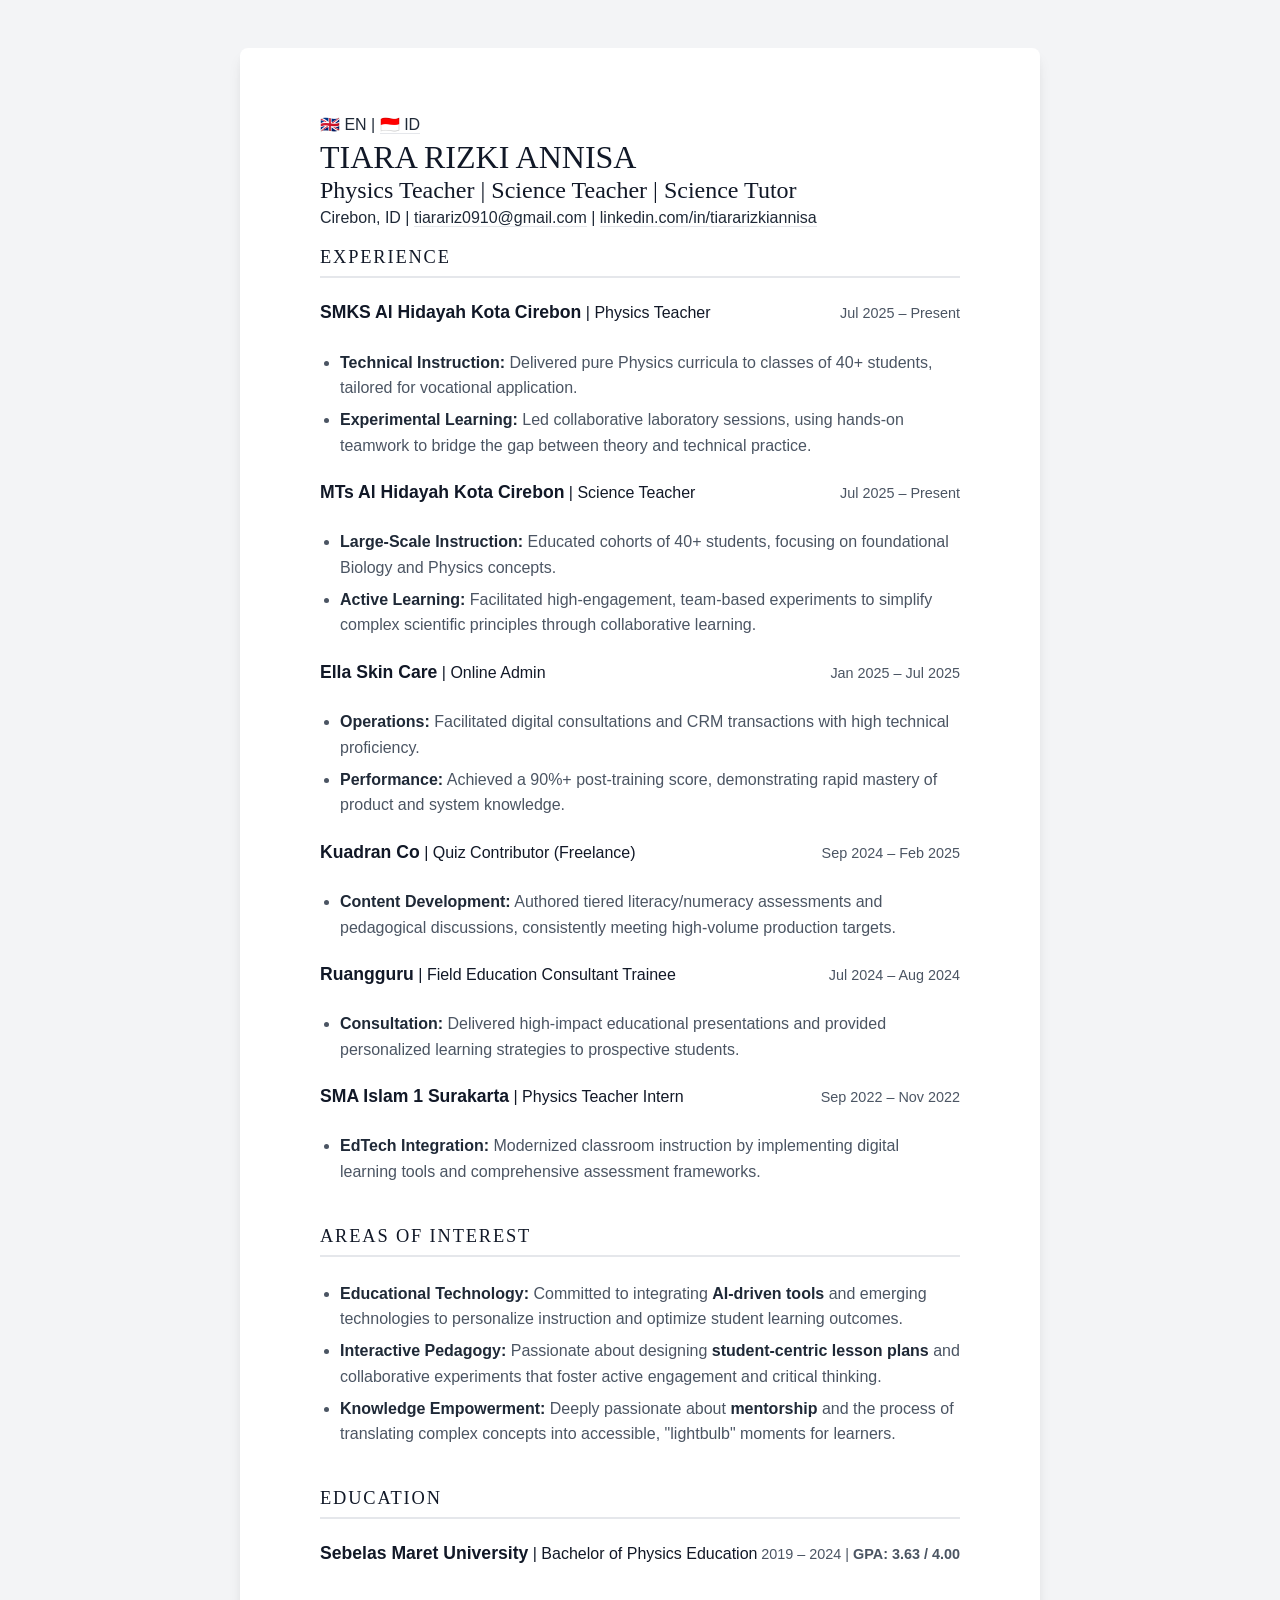
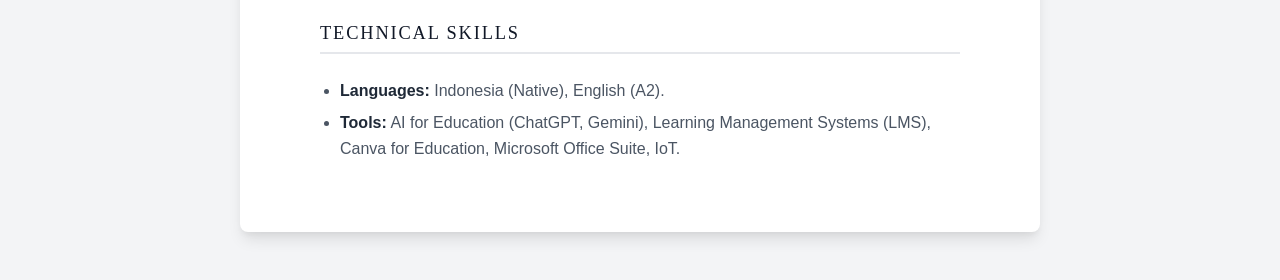
<file: temp-eng.html>
<!doctype html>
<html lang="en">
  <head>
    <meta charset="UTF-8" />
    <meta name="viewport" content="width=device-width, initial-scale=1.0" />
    <title>Tiara R - Teacher</title>

    <link
      href="https://api.fontshare.com/v2/css?f[]=satoshi@400&f[]=bevellier@500&display=swap"
      rel="stylesheet"
    />
    <link rel="stylesheet" href="style.css" />
  </head>
  <body>
    <main>
      <div class="lang-switcher">
        <span>🇬🇧 EN</span> | <a href="id.html">🇮🇩 ID</a>
      </div>
      <header>
        <h1>TIARA RIZKI ANNISA</h1>
        <h2>Physics Teacher | Science Teacher | Science Tutor</h2>
        <p>
          Cirebon, ID |
          <a href="mailto:tiarariz0910@gmail.com">tiarariz0910@gmail.com</a> |
          <a href="https://linkedin.com/in/tiararizkiannisa">
            linkedin.com/in/tiararizkiannisa
          </a>
        </p>
      </header>

      <section>
        <h2>EXPERIENCE</h2>

        <article>
          <header>
            <h3>
              <strong>SMKS Al Hidayah Kota Cirebon</strong> | Physics Teacher
            </h3>
            <p><em>Jul 2025 – Present</em></p>
          </header>
          <ul>
            <li>
              <strong>Technical Instruction:</strong> Delivered pure Physics
              curricula to classes of 40+ students, tailored for vocational
              application.
            </li>
            <li>
              <strong>Experimental Learning: </strong> Led collaborative
              laboratory sessions, using hands-on teamwork to bridge the gap
              between theory and technical practice.
            </li>
          </ul>
        </article>

        <article>
          <header>
            <h3>
              <strong>MTs Al Hidayah Kota Cirebon</strong> | Science Teacher
            </h3>
            <p><em>Jul 2025 – Present</em></p>
          </header>
          <ul>
            <li>
              <strong>Large-Scale Instruction:</strong>
              Educated cohorts of 40+ students, focusing on foundational Biology
              and Physics concepts.
            </li>
            <li>
              <strong>Active Learning: </strong> Facilitated high-engagement,
              team-based experiments to simplify complex scientific principles
              through collaborative learning.
            </li>
          </ul>
        </article>

        <article>
          <header>
            <h3><strong>Ella Skin Care</strong> | Online Admin</h3>
            <p><em>Jan 2025 – Jul 2025</em></p>
          </header>
          <ul>
            <li>
              <strong>Operations:</strong> Facilitated digital consultations and
              CRM transactions with high technical proficiency.
            </li>
            <li>
              <strong>Performance:</strong> Achieved a 90%+ post-training score,
              demonstrating rapid mastery of product and system knowledge.
            </li>
          </ul>
        </article>

        <article>
          <header>
            <h3><strong>Kuadran Co</strong> | Quiz Contributor (Freelance)</h3>
            <p><em>Sep 2024 – Feb 2025</em></p>
          </header>
          <ul>
            <li>
              <strong>Content Development:</strong> Authored tiered
              literacy/numeracy assessments and pedagogical discussions,
              consistently meeting high-volume production targets.
            </li>
          </ul>
        </article>

        <article>
          <header>
            <h3>
              <strong>Ruangguru</strong> | Field Education Consultant Trainee
            </h3>
            <p><em>Jul 2024 – Aug 2024</em></p>
          </header>
          <ul>
            <li>
              <strong>Consultation:</strong> Delivered high-impact educational
              presentations and provided personalized learning strategies to
              prospective students.
            </li>
          </ul>
        </article>

        <article>
          <header>
            <h3>
              <strong>SMA Islam 1 Surakarta</strong> | Physics Teacher Intern
            </h3>
            <p><em>Sep 2022 – Nov 2022</em></p>
          </header>
          <ul>
            <li>
              <strong>EdTech Integration:</strong> Modernized classroom
              instruction by implementing digital learning tools and
              comprehensive assessment frameworks.
            </li>
          </ul>
        </article>
      </section>

      <section>
        <h2>AREAS OF INTEREST</h2>
        <ul>
          <li>
            <strong>Educational Technology:</strong> Committed to integrating
            <strong>AI-driven tools</strong> and emerging technologies to
            personalize instruction and optimize student learning outcomes.
          </li>
          <li>
            <strong>Interactive Pedagogy:</strong> Passionate about designing
            <strong>student-centric lesson plans</strong> and collaborative
            experiments that foster active engagement and critical thinking.
          </li>
          <li>
            <strong>Knowledge Empowerment:</strong> Deeply passionate about
            <strong>mentorship</strong> and the process of translating complex
            concepts into accessible, "lightbulb" moments for learners.
          </li>
        </ul>
      </section>

      <section>
        <h2>EDUCATION</h2>
        <article>
          <header>
            <h3>
              <strong>Sebelas Maret University</strong> | Bachelor of Physics
              Education
            </h3>
            <p><em>2019 – 2024</em> | <strong>GPA: 3.63 / 4.00</strong></p>
          </header>
        </article>
      </section>

      <section>
        <h2>TECHNICAL SKILLS</h2>
        <ul>
          <li><strong>Languages:</strong> Indonesia (Native), English (A2).</li>
          <li>
            <strong>Tools:</strong> AI for Education (ChatGPT, Gemini), Learning
            Management Systems (LMS), Canva for Education, Microsoft Office
            Suite, IoT.
          </li>
        </ul>
      </section>
    </main>
  </body>
</html>
</file>
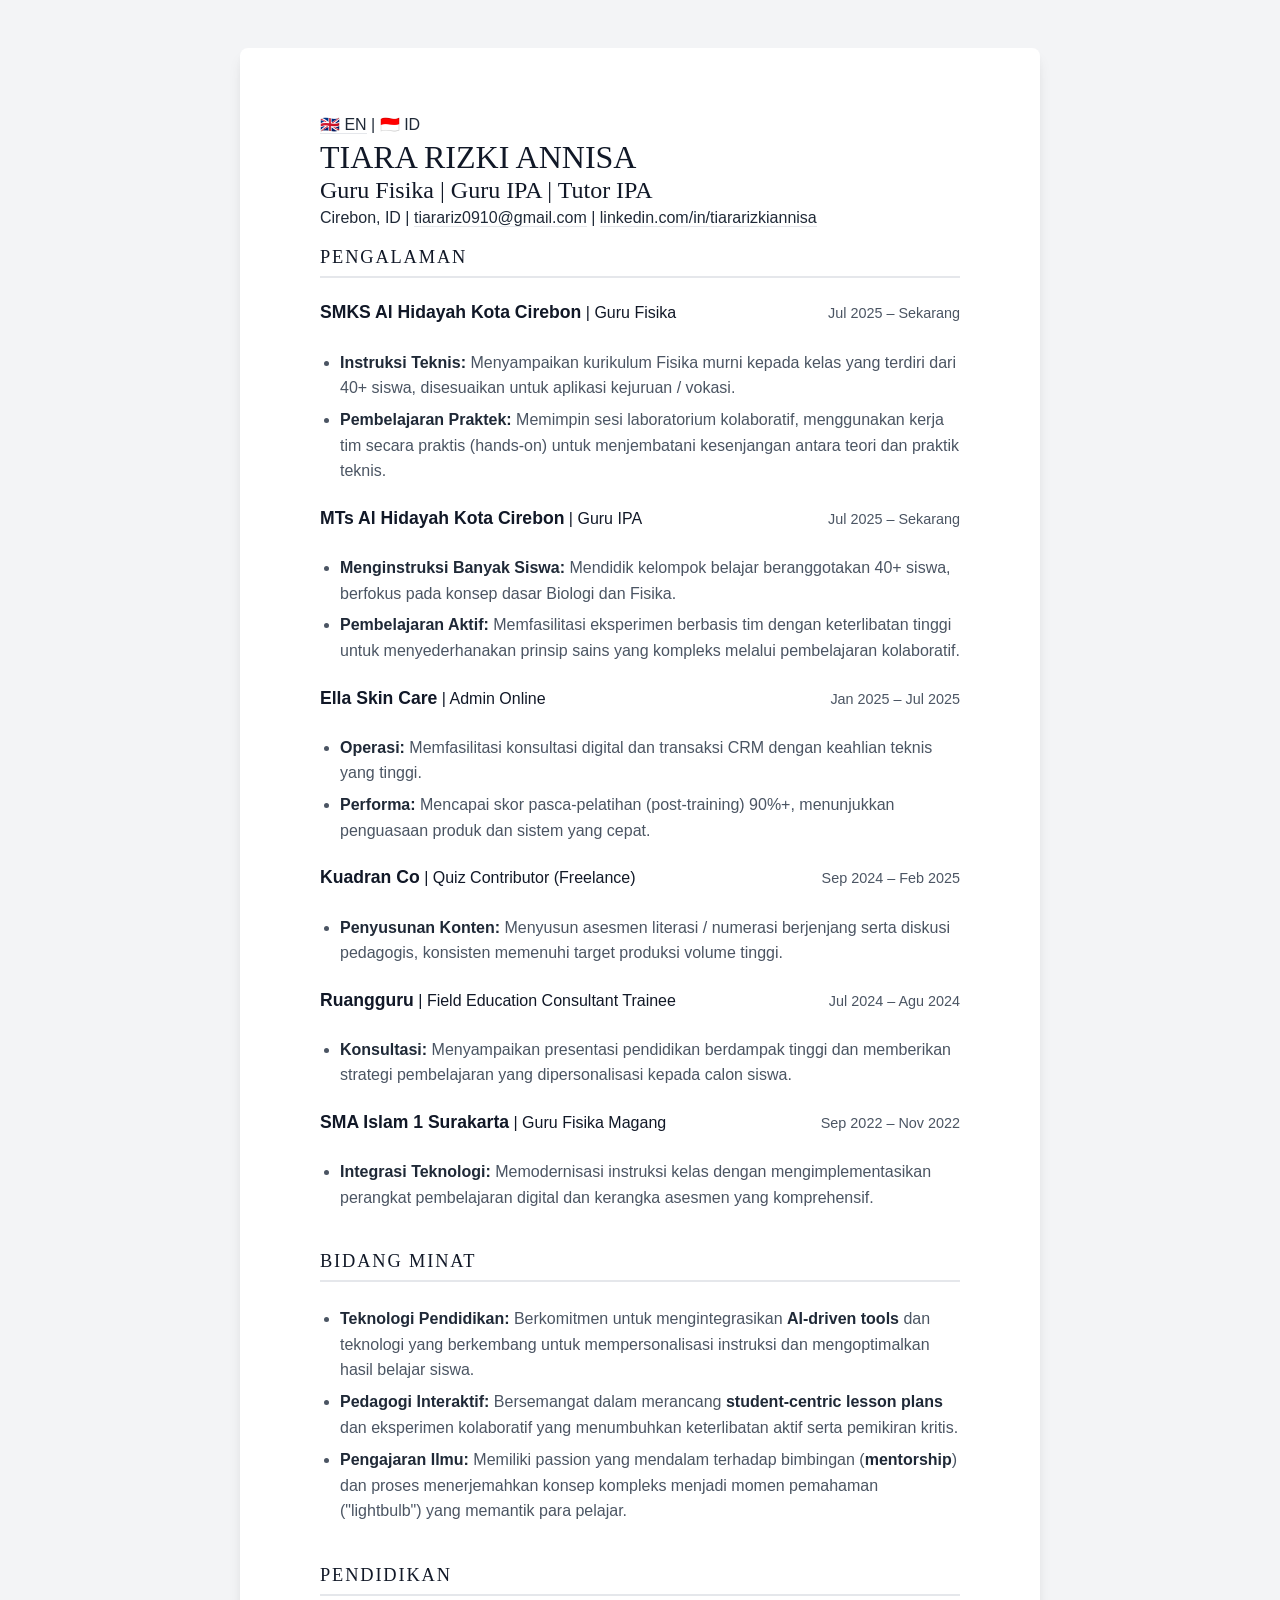
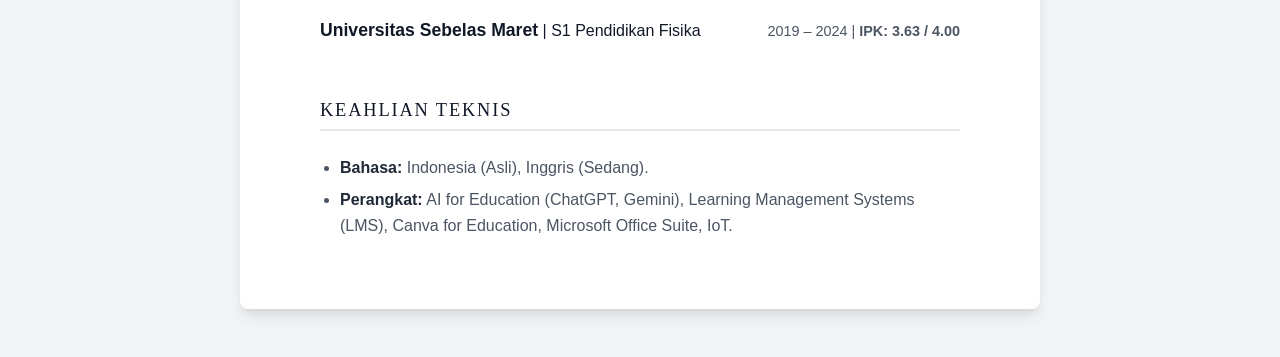
<file: temp-id.html>
<!doctype html>
<html lang="id">
  <head>
    <meta charset="UTF-8" />
    <meta name="viewport" content="width=device-width, initial-scale=1.0" />
    <title>Tiara R - Guru Fisika</title>

    <link
      href="https://api.fontshare.com/v2/css?f[]=satoshi@400&f[]=bevellier@500&display=swap"
      rel="stylesheet"
    />
    <link rel="stylesheet" href="style.css" />
  </head>
  <body>
    <main>
      <div class="lang-switcher">
        <a href="index.html">🇬🇧 EN</a> | <span>🇮🇩 ID</span>
      </div>
      <header>
        <h1>TIARA RIZKI ANNISA</h1>
        <h2>Guru Fisika | Guru IPA | Tutor IPA</h2>
        <p>
          Cirebon, ID |
          <a href="mailto:tiarariz0910@gmail.com">tiarariz0910@gmail.com</a> |
          <a href="https://linkedin.com/in/tiararizkiannisa">
            linkedin.com/in/tiararizkiannisa
          </a>
        </p>
      </header>

      <section>
        <h2>PENGALAMAN</h2>

        <article>
          <header>
            <h3><strong>SMKS Al Hidayah Kota Cirebon</strong> | Guru Fisika</h3>
            <p><em>Jul 2025 – Sekarang</em></p>
          </header>
          <ul>
            <li>
              <strong>Instruksi Teknis:</strong> Menyampaikan kurikulum Fisika
              murni kepada kelas yang terdiri dari 40+ siswa, disesuaikan untuk
              aplikasi kejuruan / vokasi.
            </li>
            <li>
              <strong>Pembelajaran Praktek: </strong> Memimpin sesi laboratorium
              kolaboratif, menggunakan kerja tim secara praktis (hands-on) untuk
              menjembatani kesenjangan antara teori dan praktik teknis.
            </li>
          </ul>
        </article>

        <article>
          <header>
            <h3><strong>MTs Al Hidayah Kota Cirebon</strong> | Guru IPA</h3>
            <p><em>Jul 2025 – Sekarang</em></p>
          </header>
          <ul>
            <li>
              <strong>Menginstruksi Banyak Siswa:</strong>
              Mendidik kelompok belajar beranggotakan 40+ siswa, berfokus pada
              konsep dasar Biologi dan Fisika.
            </li>
            <li>
              <strong>Pembelajaran Aktif: </strong> Memfasilitasi eksperimen
              berbasis tim dengan keterlibatan tinggi untuk menyederhanakan
              prinsip sains yang kompleks melalui pembelajaran kolaboratif.
            </li>
          </ul>
        </article>

        <article>
          <header>
            <h3><strong>Ella Skin Care</strong> | Admin Online</h3>
            <p><em>Jan 2025 – Jul 2025</em></p>
          </header>
          <ul>
            <li>
              <strong>Operasi:</strong> Memfasilitasi konsultasi digital dan
              transaksi CRM dengan keahlian teknis yang tinggi.
            </li>
            <li>
              <strong>Performa:</strong> Mencapai skor pasca-pelatihan
              (post-training) 90%+, menunjukkan penguasaan produk dan sistem
              yang cepat.
            </li>
          </ul>
        </article>

        <article>
          <header>
            <h3><strong>Kuadran Co</strong> | Quiz Contributor (Freelance)</h3>
            <p><em>Sep 2024 – Feb 2025</em></p>
          </header>
          <ul>
            <li>
              <strong>Penyusunan Konten:</strong> Menyusun asesmen literasi /
              numerasi berjenjang serta diskusi pedagogis, konsisten memenuhi
              target produksi volume tinggi.
            </li>
          </ul>
        </article>

        <article>
          <header>
            <h3>
              <strong>Ruangguru</strong> | Field Education Consultant Trainee
            </h3>
            <p><em>Jul 2024 – Agu 2024</em></p>
          </header>
          <ul>
            <li>
              <strong>Konsultasi:</strong> Menyampaikan presentasi pendidikan
              berdampak tinggi dan memberikan strategi pembelajaran yang
              dipersonalisasi kepada calon siswa.
            </li>
          </ul>
        </article>

        <article>
          <header>
            <h3><strong>SMA Islam 1 Surakarta</strong> | Guru Fisika Magang</h3>
            <p><em>Sep 2022 – Nov 2022</em></p>
          </header>
          <ul>
            <li>
              <strong>Integrasi Teknologi:</strong> Memodernisasi instruksi
              kelas dengan mengimplementasikan perangkat pembelajaran digital
              dan kerangka asesmen yang komprehensif.
            </li>
          </ul>
        </article>
      </section>

      <section>
        <h2>BIDANG MINAT</h2>
        <ul>
          <li>
            <strong>Teknologi Pendidikan:</strong> Berkomitmen untuk
            mengintegrasikan <strong>AI-driven tools</strong> dan teknologi yang
            berkembang untuk mempersonalisasi instruksi dan mengoptimalkan hasil
            belajar siswa.
          </li>
          <li>
            <strong>Pedagogi Interaktif:</strong> Bersemangat dalam merancang
            <strong>student-centric lesson plans</strong> dan eksperimen
            kolaboratif yang menumbuhkan keterlibatan aktif serta pemikiran
            kritis.
          </li>
          <li>
            <strong>Pengajaran Ilmu:</strong> Memiliki passion yang mendalam
            terhadap bimbingan (<strong>mentorship</strong>) dan proses
            menerjemahkan konsep kompleks menjadi momen pemahaman ("lightbulb")
            yang memantik para pelajar.
          </li>
        </ul>
      </section>

      <section>
        <h2>PENDIDIKAN</h2>
        <article>
          <header>
            <h3>
              <strong>Universitas Sebelas Maret</strong> | S1 Pendidikan Fisika
            </h3>
            <p><em>2019 – 2024</em> | <strong>IPK: 3.63 / 4.00</strong></p>
          </header>
        </article>
      </section>

      <section>
        <h2>KEAHLIAN TEKNIS</h2>
        <ul>
          <li><strong>Bahasa:</strong> Indonesia (Asli), Inggris (Sedang).</li>
          <li>
            <strong>Perangkat:</strong> AI for Education (ChatGPT, Gemini),
            Learning Management Systems (LMS), Canva for Education, Microsoft
            Office Suite, IoT.
          </li>
        </ul>
      </section>
    </main>
  </body>
</html>
</file>
<file: style.css>
* {
    margin: 0;
    padding: 0;
    box-sizing: border-box;
}

:root {
    --text-primary: #1f2937;
    --text-secondary: #4b5563;
    --bg-color: #f3f4f6;
    --white: #ffffff;
    --accent: #111827;
    --border-color: #e5e7eb;
}

@media (prefers-color-scheme: dark) {
    :root {
        --text-primary: #f3f4f6;
        --text-secondary: #9ca3af;
        --bg-color: #111827;
        --white: #1f2937;
        --accent: #f9fafb;
        --border-color: #374151;
    }
}

body {
    background-color: var(--bg-color);
    color: var(--text-primary);
    font-family: "Satoshi", sans-serif;
    line-height: 1.6;
    -webkit-font-smoothing: antialiased;
    transition:
        background-color 0.3s ease,
        color 0.3s ease;
}

main {
    background-color: var(--white);
    max-width: 50rem;
    margin: 3rem auto;
    padding: 4rem 5rem;
    box-shadow:
        0 10px 15px -3px rgba(0, 0, 0, 0.1),
        0 4px 6px -2px rgba(0, 0, 0, 0.05);
    border-radius: 8px;
    transition:
        background-color 0.3s ease,
        box-shadow 0.3s ease;
    position: relative;
}

@media (max-width: 768px) {
    main {
        margin: 0;
        padding: 2.5rem 1.5rem 2rem;
        border-radius: 0;
        box-shadow: none;
    }
}

h1,
h2,
h3,
h4,
h5,
h6 {
    font-family: "Bevellier", serif;
    font-weight: 500;
    line-height: 1.2;
    color: var(--accent);
}

/* Adjusted Resume Header Layout */
.resume-header {
    text-align: center;
    margin-bottom: 3rem;
}

.resume-header h1 {
    font-size: 2.5rem;
    letter-spacing: 0.05em;
    margin-bottom: 0.25rem;
    font-weight: 700;
}

.resume-header h2 {
    font-family: "Satoshi", sans-serif;
    font-size: 1.15rem;
    font-weight: 500;
    color: var(--text-primary);
    margin-bottom: 0.75rem;
    letter-spacing: 0.02em;
}

/* Styled Dynamic Contact List Layout */
.header-contact ul {
    list-style: none;
    padding-left: 0;
    display: flex;
    justify-content: center;
    flex-wrap: wrap;
    gap: 0.5rem 1.25rem;
}

.header-contact ul li {
    margin-bottom: 0;
    font-size: 0.95rem;
}

.header-contact a {
    color: var(--text-secondary);
    border-bottom: 1px solid transparent;
}

.header-contact a:hover {
    color: var(--text-primary);
    border-bottom: 1px solid var(--text-primary);
}

a {
    color: var(--text-primary);
    text-decoration: none;
    border-bottom: 1px solid var(--border-color);
    transition: border-color 0.2s ease;
}

a:hover {
    border-bottom: 1px solid var(--text-primary);
}

section {
    margin-bottom: 2.5rem;
}

section:last-child {
    margin-bottom: 0;
}

section h2 {
    font-size: 1.15rem;
    text-transform: uppercase;
    letter-spacing: 0.1em;
    margin-bottom: 1.5rem;
    padding-bottom: 0.5rem;
    border-bottom: 2px solid var(--border-color);
    color: var(--accent);
}

article {
    margin-bottom: 1.5rem;
}

article:last-child {
    margin-bottom: 0;
}

article header {
    display: flex;
    justify-content: space-between;
    align-items: baseline;
    margin-bottom: 0.5rem;
    flex-wrap: wrap;
    row-gap: 0.25rem;
}

article h3 {
    font-family: "Satoshi", sans-serif;
    font-size: 1rem;
    font-weight: 400;
}

article h3 strong {
    font-weight: 700;
    font-size: 1.1rem;
    color: var(--accent);
}

article header p {
    color: var(--text-secondary);
    font-size: 0.9rem;
}

article header p em {
    font-style: normal;
}

ul {
    padding-left: 1.25rem;
    color: var(--text-secondary);
}

ul li {
    margin-bottom: 0.4rem;
}

ul li strong {
    color: var(--text-primary);
    font-weight: 600;
}

p {
    margin-bottom: 1rem;
}

/* Print Styles - For "Save as PDF" */
@media print {
    :root {
        --text-primary: #000000;
        --text-secondary: #333333;
        --bg-color: #ffffff;
        --white: #ffffff;
        --accent: #000000;
        --border-color: #cccccc;
    }

    body {
        background-color: var(--white);
        font-size: 9.5pt;
        line-height: 1.35;
    }

    main {
        margin: 0;
        padding: 0;
        box-shadow: none;
        max-width: 100%;
    }

    .resume-header {
        margin-bottom: 1rem;
    }

    .resume-header h1 {
        font-size: 1.8rem;
        margin-bottom: 0;
    }

    .resume-header h2 {
        font-size: 1.05rem;
        margin-bottom: 0.15rem;
    }

    .header-contact ul {
        gap: 0.25rem 1rem;
    }

    section {
        margin-bottom: 0.75rem;
    }

    section h2 {
        font-size: 1rem;
        margin-bottom: 0.4rem;
        padding-bottom: 0.1rem;
        border-bottom-width: 1px;
    }

    article {
        page-break-inside: avoid;
        break-inside: avoid;
        margin-bottom: 0.5rem;
    }

    article header {
        margin-bottom: 0.15rem;
    }

    article h3 {
        font-size: 1rem;
    }

    article h3 strong {
        font-size: 1.05rem;
    }

    article header p {
        font-size: 0.85rem;
    }

    ul {
        padding-left: 1.25rem;
    }

    ul li {
        margin-bottom: 0.15rem;
    }

    p {
        margin-bottom: 0.2rem;
    }

    a {
        border-bottom: none;
        text-decoration: none;
        color: var(--text-primary);
    }

    /* Hides web-only anchors ("links") in projects list for clean paper output */
    #projects-container a {
        display: none;
    }
}
</file>
